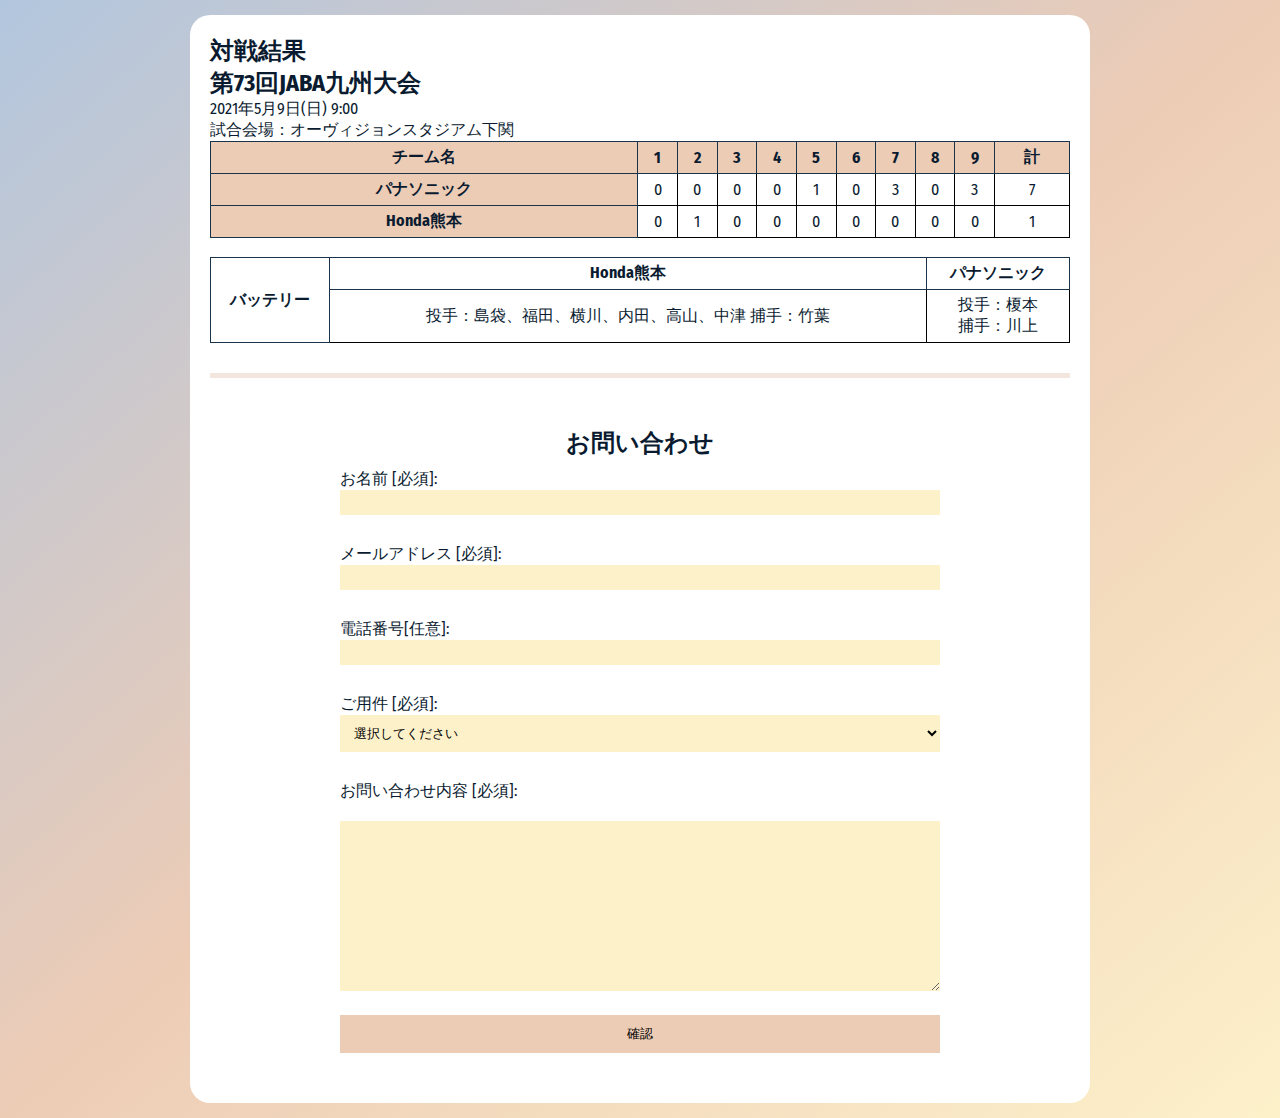
<file: table-form/index.html>
<!DOCTYPE html>
<html lang="en">
<head>
    <meta charset="UTF-8">
    <meta name="viewport" content="width=device-width, initial-scale=1.0">
    <title>Document</title>
    <link rel="stylesheet"
    href="table-from-style.css">
    <style>
        table, th, td {
            border: solid 1px black;
        }
    </style>
</head>
<body id="tb-form">
    <div class="container">
        <div class="tables">
            <div>
                <h2>対戦結果</h2>
                <h2>第73回JABA九州大会</h2>
                <p>
                   2021年5月9日(日) 9:00
                   <br>
                   試合会場：オーヴィジョンスタジアム下関
                </p>
            </div>
            <div class="first-table">
                <div></div>
                <div></div>
                <div></div>
                <table>
                <tbody>
                    <tr>
                        <th>チーム名</th>
                        <th>1</th>
                        <th>2</th>
                        <th>3</th>
                        <th>4</th>
                        <th>5</th>
                        <th>6</th>
                        <th>7</th>
                        <th>8</th>
                        <th>9</th>
                        <th>計</th>
                    </tr>
                    <tr>
                        <th>パナソニック</th>
                        <td>0</td>
                        <td>0</td>
                        <td>0</td>
                        <td>0</td>
                        <td>1</td>
                        <td>0</td>
                        <td>3</td>
                        <td>0</td>
                        <td>3</td>
                        <td>7</td>
                    </tr>
                    <tr>
                        <th>Honda熊本</th>
                        <td>0</td>
                        <td>1</td>
                        <td>0</td>
                        <td>0</td>
                        <td>0</td>
                        <td>0</td>
                        <td>0</td>
                        <td>0</td>
                        <td>0</td>
                        <td>1</td>
                    </tr>
                </tbody>
                </table>
            </div>
            <br>
            <div class="second-table">
                <table>
                    <tr>
                        <th rowspan="2">バッテリー</th>
                        <th colspan="5">Honda熊本</th>
                        <th colspan="5">パナソニック</th>
                    </tr>
                    <tr>
                        <td colspan="5">投手：島袋、福田、横川、内田、高山、中津
                            捕手：竹葉</td>
                        <td colspan="5">投手：榎本<br>
                            捕手：川上</td>
                    </tr>
                </table>
            </div>
        </div>
            <br>
            <div class="form">
                <h2>お問い合わせ</h2>
                <form>
                    <div>
                        <label for="お名前 [必須]">お名前 [必須]:</label>
                        <input type="text" id="お名前 [必須]" name="お名前 [必須]"><br>
                    </div>
                    <div>
                        <label for="メールアドレス [必須]">メールアドレス [必須]:</label>
                        <input type="text" id="メールアドレス [必須]" name="メールアドレス [必須]"><br>
                    </div>
                    <div>
                        <label for="電話番号[任意]">電話番号[任意]:</label>
                        <input type="text" id="電話番号[任意]" name="電話番号[任意]"><br>
                    </div>
                    <div>
                        <label for="ご用件 [必須]">ご用件 [必須]:</label>
                        <select id="選択してください" name="選択してください">
                            <option hidden>選択してください</option>
                            <option value="書籍についてのご質問(個人のお客様)">書籍についてのご質問(個人のお客様)</option>
                            <option value="書籍についてのご質問(取次・書店様)">書籍についてのご質問(取次・書店様)</option>
                            <option value="書籍についてのご質問(メディア関係者様)">書籍についてのご質問(メディア関係者様)</option>
                            <option value="アルバイト・パートに関するお問い合わせ">アルバイト・パートに関するお問い合わせ</option>
                            <option value="仕事のご依頼・お問い合わせ">仕事のご依頼・お問い合わせ</option>
                            <option value="外部スタッフのご希望(フリーの方、制作会社様)">外部スタッフのご希望(フリーの方、制作会社様)</option>
                            <option value="その他のお問合せ">その他のお問合せ</option>
                        </select><br>
                    </div>
                    <div>
                        <label for="お問い合わせ内容 [必須]">お問い合わせ内容 [必須]:</label><br>
                        <textarea name="お問い合わせ内容 [必須]" id="" cols="50" rows="10"></textarea>
                    </div>
                    <button type="submit" >確認</button>
                </form>
            </div>
    </div>
</body>
</html>
</file>
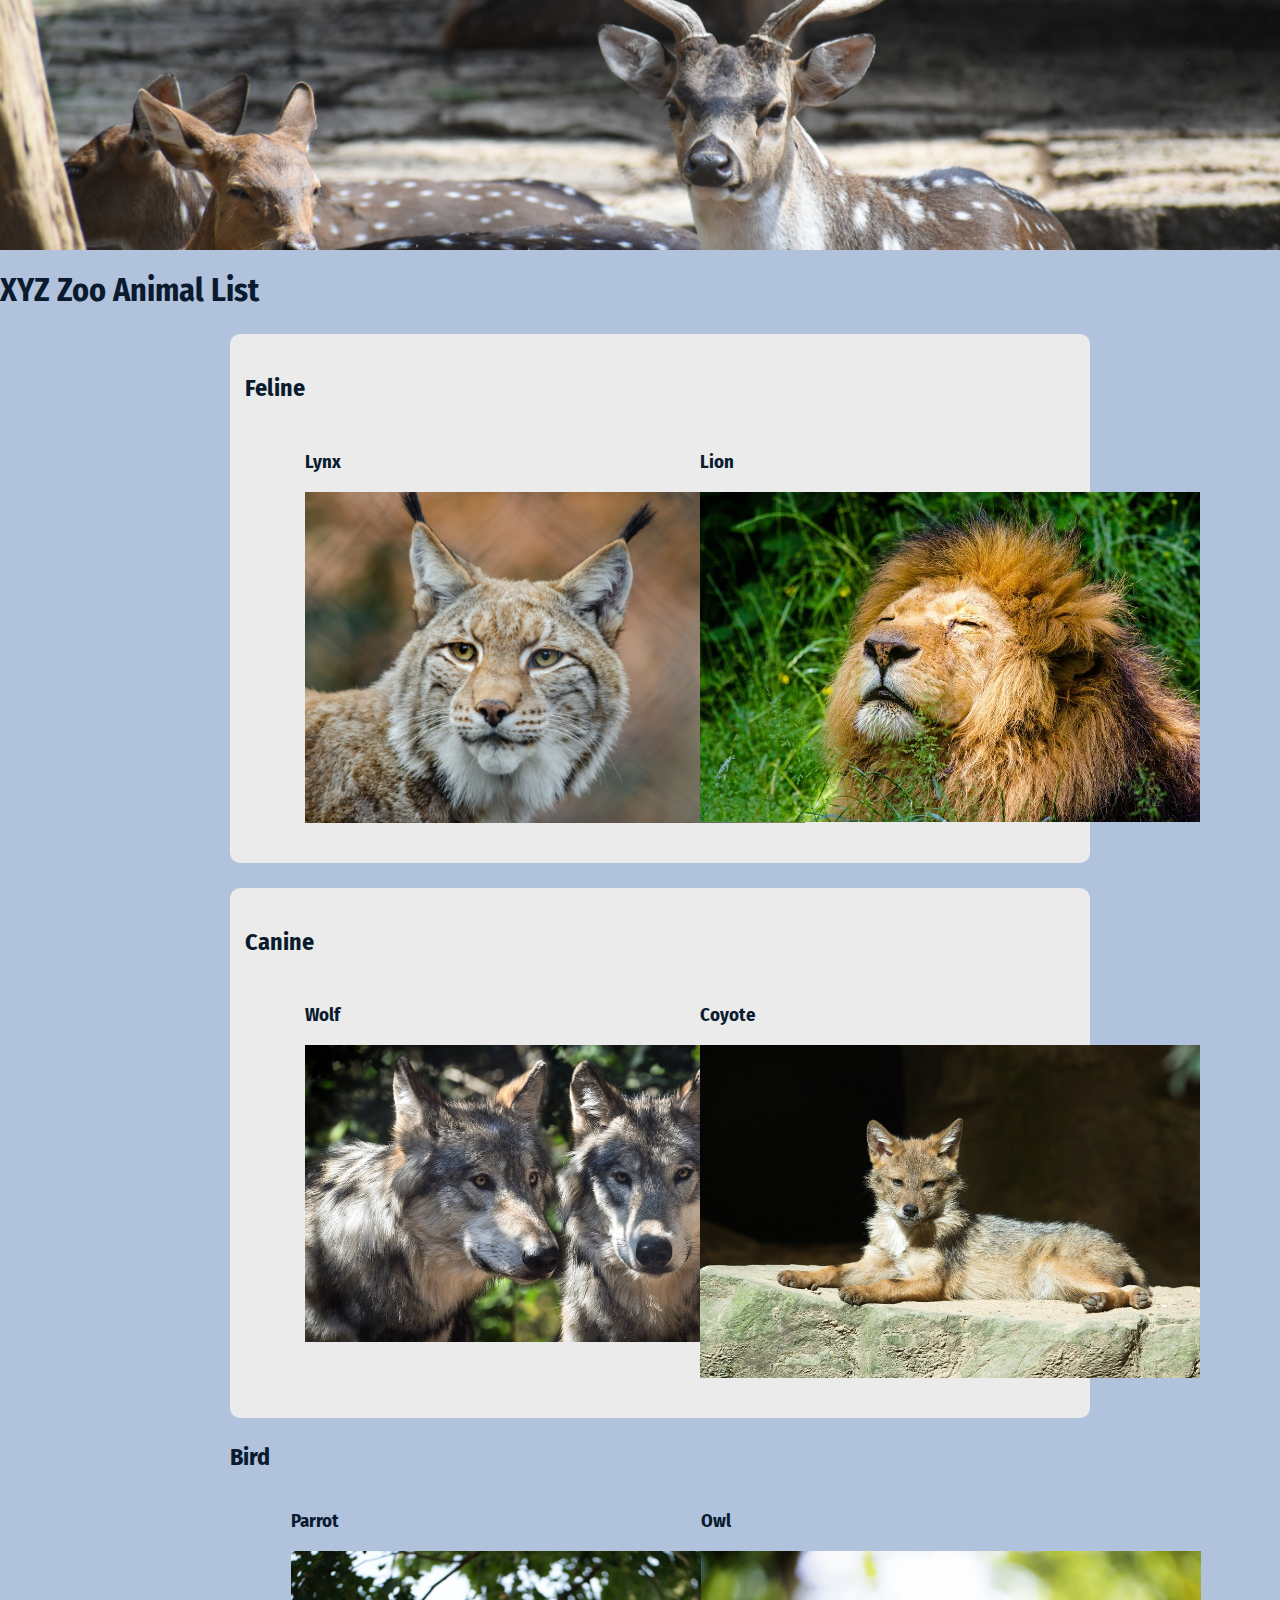
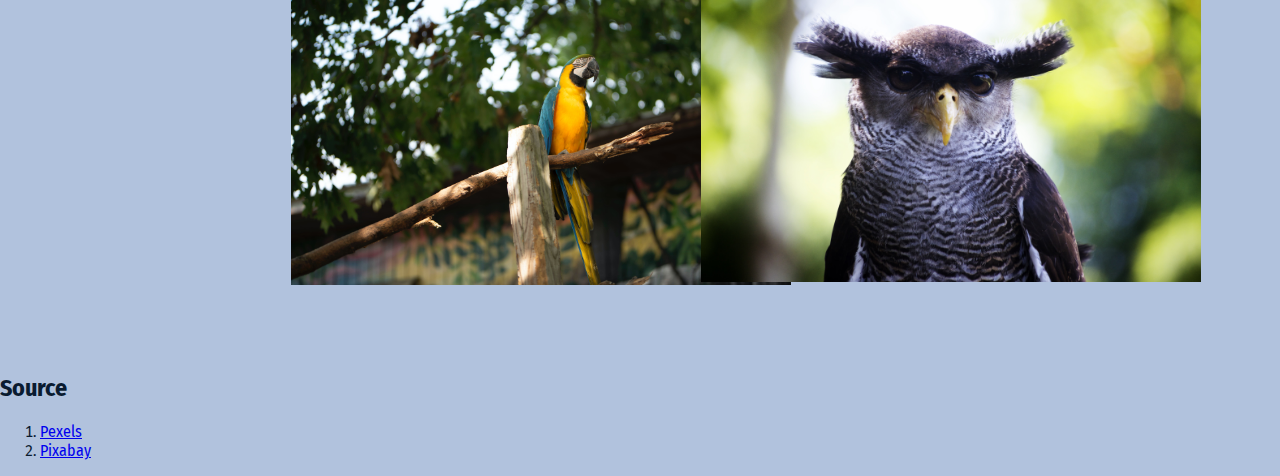
<file: xyz-zoo/index.html>
<!DOCTYPE html>
<html lang="en">
<head>
    <meta charset="UTF-8">
    <meta name="viewport" content="width=device-width, initial-scale=1.0">
    <title>basic coding</title>
    <link rel="stylesheet" href="xyz-zoo-style.css">
</head>
<body id="zoo">
    <div class="top">
      <a href="img/zoo.jpg"></a>
    </div>
    <div>
      <h1>XYZ Zoo Animal List</h1>
    </div>
    <div class="container">
        <ul class="animal-list">
          <li>
            <h2>Feline</h2>
              <ul class="familia-list">
                <li>
                  <div>
                    <h3>Lynx</h3>
                        <a target="_blank" href="img/lynx.jpg">
                            <img src="img/lynx.jpg" width="500" alt="Lynx">
                        </a>
                  </div>
                </li>
              <li>
                <div>
                 <h3>Lion</h3>
                   <a target="_blank" href="img/lion.jpg">
                    <img src="img/lion.jpg" width="500" alt="Lion">
                   </a>
                </div>
              </li>
             </ul>
            </li>   
        <li>
          <h2>Canine</h2>   
            <ul class="familia-list">
              <li>
                <div>
                    <h3>Wolf</h3>
                      <a target="_blank" href="img/wolf.jpg">
                        <img src="img/wolf.jpg" width="500" alt="Wolf">
                      </a>
                </div>
               </li>
            <li>
              <div>
                <h3>Coyote</h3>
                  <a target="_blank" href="img/coyote.jpg">
                    <img src="img/coyote.jpg" width="500" alt="Coyote">
                  </a>
              </div>
            </li>  
          </ul>
        </li> 
          <div>
            <h2>Bird</h2>
              <ul class="familia-list">
                <li>
                  <div>
                    <h3>Parrot</h3>
                      <a target="_blank" href="img/parrot.jpg">
                        <img src="img/parrot.jpg" width="500" alt="Parrot">
                      </a>
                  </div>
                </li>

                
                 <li>
                  <div>
                   <h3>Owl</h3>
                    <a target="_blank" href="img/owl.jpg">
                     <img src="img/owl.jpg" width="500" alt="Owl">
                    </a>
                  </div>
                 </li>
                </ul>
               </div>
              </li>
             </ul>
            </div>
          </ul>
        
    <h2>Source</h2>
            <ol>
                <li>
                    <div>
                        <a href="https://pexels.com">Pexels</a>
                    </div>
                </li>
                <li>
                    <div>
                        <a href="https://pixabay.com">Pixabay</a>
                    </div>
                </li>
            </ol>    
        </body>
    </html>
</file>
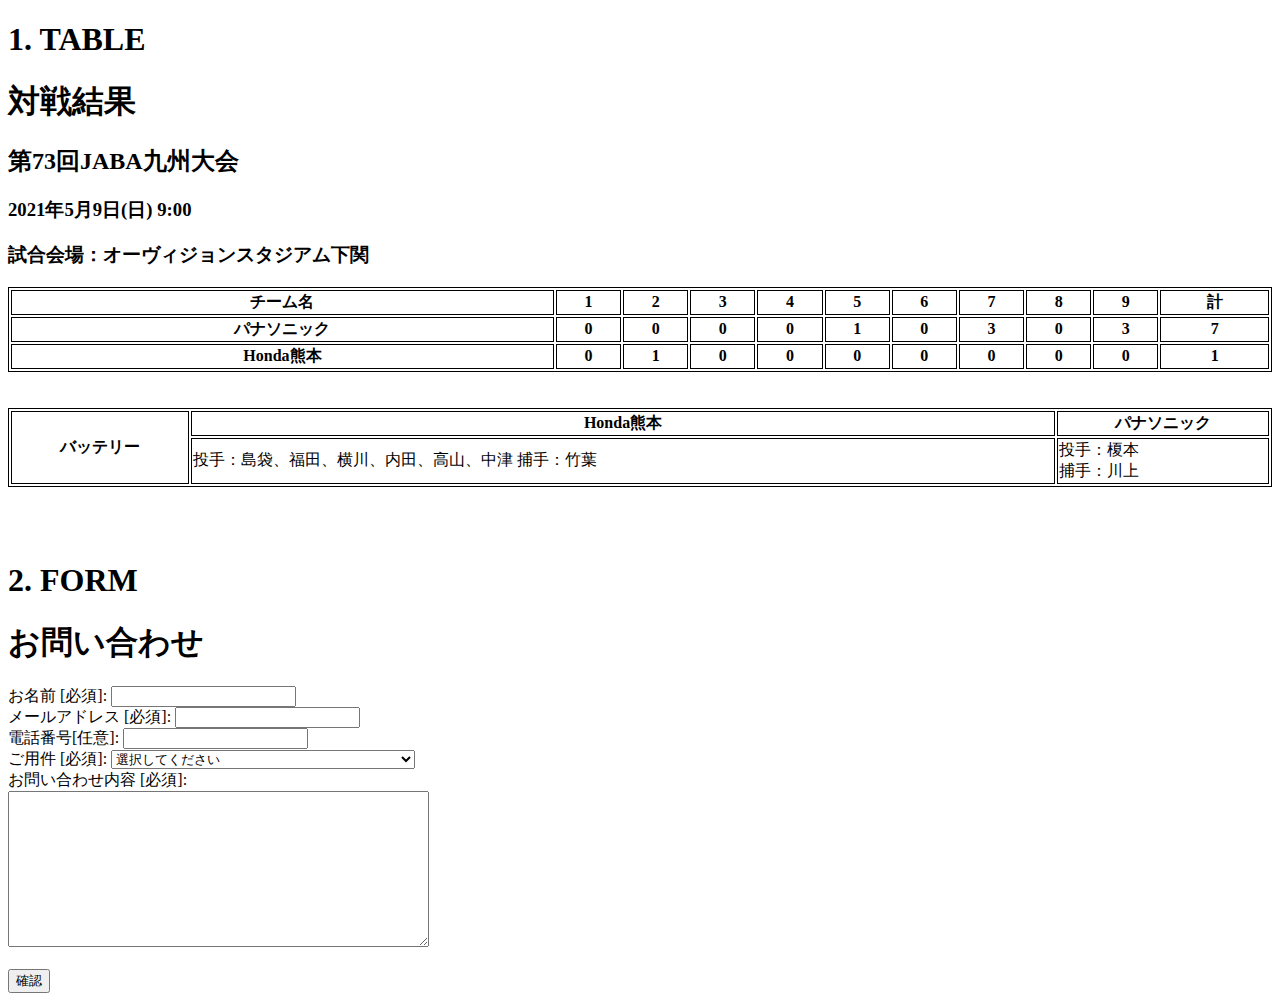
<file: backup/table-form/index.html>
<!DOCTYPE html>
<html lang="en">
<head>
    <meta charset="UTF-8">
    <meta name="viewport" content="width=device-width, initial-scale=1.0">
    <title>Document</title>
    <style>
        table, th, td {
            border: solid 1px black;
        }
    </style>
</head>
<body>
    <h1>1. TABLE</h1>
    <h1>対戦結果</h1>
    <h2>第73回JABA九州大会</h2>
    <h3>2021年5月9日(日) 9:00</h3>
    <h3>試合会場：オーヴィジョンスタジアム下関</h3>

<table style="width:100%">
    <tr>
        <th>チーム名</th>
        <th>1</th>
        <th>2</th>
        <th>3</th>
        <th>4</th>
        <th>5</th>
        <th>6</th>
        <th>7</th>
        <th>8</th>
        <th>9</th>
        <th>計</th>
    </tr>
    <tr>
        <th>パナソニック</th>
        <th>0</th>
        <th>0</th>
        <th>0</th>
        <th>0</th>
        <th>1</th>
        <th>0</th>
        <th>3</th>
        <th>0</th>
        <th>3</th>
        <th>7</th>
    </tr>
    <tr>
        <th>Honda熊本</th>
        <th>0</th>
        <th>1</th>
        <th>0</th>
        <th>0</th>
        <th>0</th>
        <th>0</th>
        <th>0</th>
        <th>0</th>
        <th>0</th>
        <th>1</th>
    </tr>
</table>
<br><br>
<table style="width:100%">
    <tr>
        <th rowspan="2">バッテリー</th>
        <th colspan="5">Honda熊本</th>
        <th colspan="5">パナソニック</th>
    </tr>
    <tr>
        <td colspan="5">投手：島袋、福田、横川、内田、高山、中津
            捕手：竹葉</td>
        <td colspan="5">投手：榎本<br>
            捕手：川上</td>
    </tr>
</table>
<br><br><br>
    <h1>2. FORM</h1>
    <h1>お問い合わせ</h1>

    <form>
        <label for="お名前 [必須]">お名前 [必須]:</label>
        <input type="text" id="お名前 [必須]" name="お名前 [必須]"><br>
        <label for="メールアドレス [必須]">メールアドレス [必須]:</label>
        <input type="text" id="メールアドレス [必須]" name="メールアドレス [必須]"><br>
        <label for="電話番号[任意]">電話番号[任意]:</label>
        <input type="text" id="電話番号[任意]" name="電話番号[任意]"><br>
        <label for="ご用件 [必須]">ご用件 [必須]:</label>
            <select id="選択してください" name="選択してください">
                <option hidden>
                    選択してください
                </option>
                <option value="書籍についてのご質問(個人のお客様)">書籍についてのご質問(個人のお客様)</option>
                <option value="書籍についてのご質問(取次・書店様)">書籍についてのご質問(取次・書店様)</option>
                <option value="書籍についてのご質問(メディア関係者様)">書籍についてのご質問(メディア関係者様)</option>
                <option value="アルバイト・パートに関するお問い合わせ">アルバイト・パートに関するお問い合わせ</option>
                <option value="仕事のご依頼・お問い合わせ">仕事のご依頼・お問い合わせ</option>
                <option value="外部スタッフのご希望(フリーの方、制作会社様)">外部スタッフのご希望(フリーの方、制作会社様)</option>
                <option value="その他のお問合せ">その他のお問合せ</option>
            </select><br>
            <label for="お問い合わせ内容 [必須]">お問い合わせ内容 [必須]:</label><br>
            <textarea name="お問い合わせ内容 [必須]" id="" cols="50" rows="10"></textarea><br><br>
            <input type="submit" value="確認">
    </body>
</html>
</file>
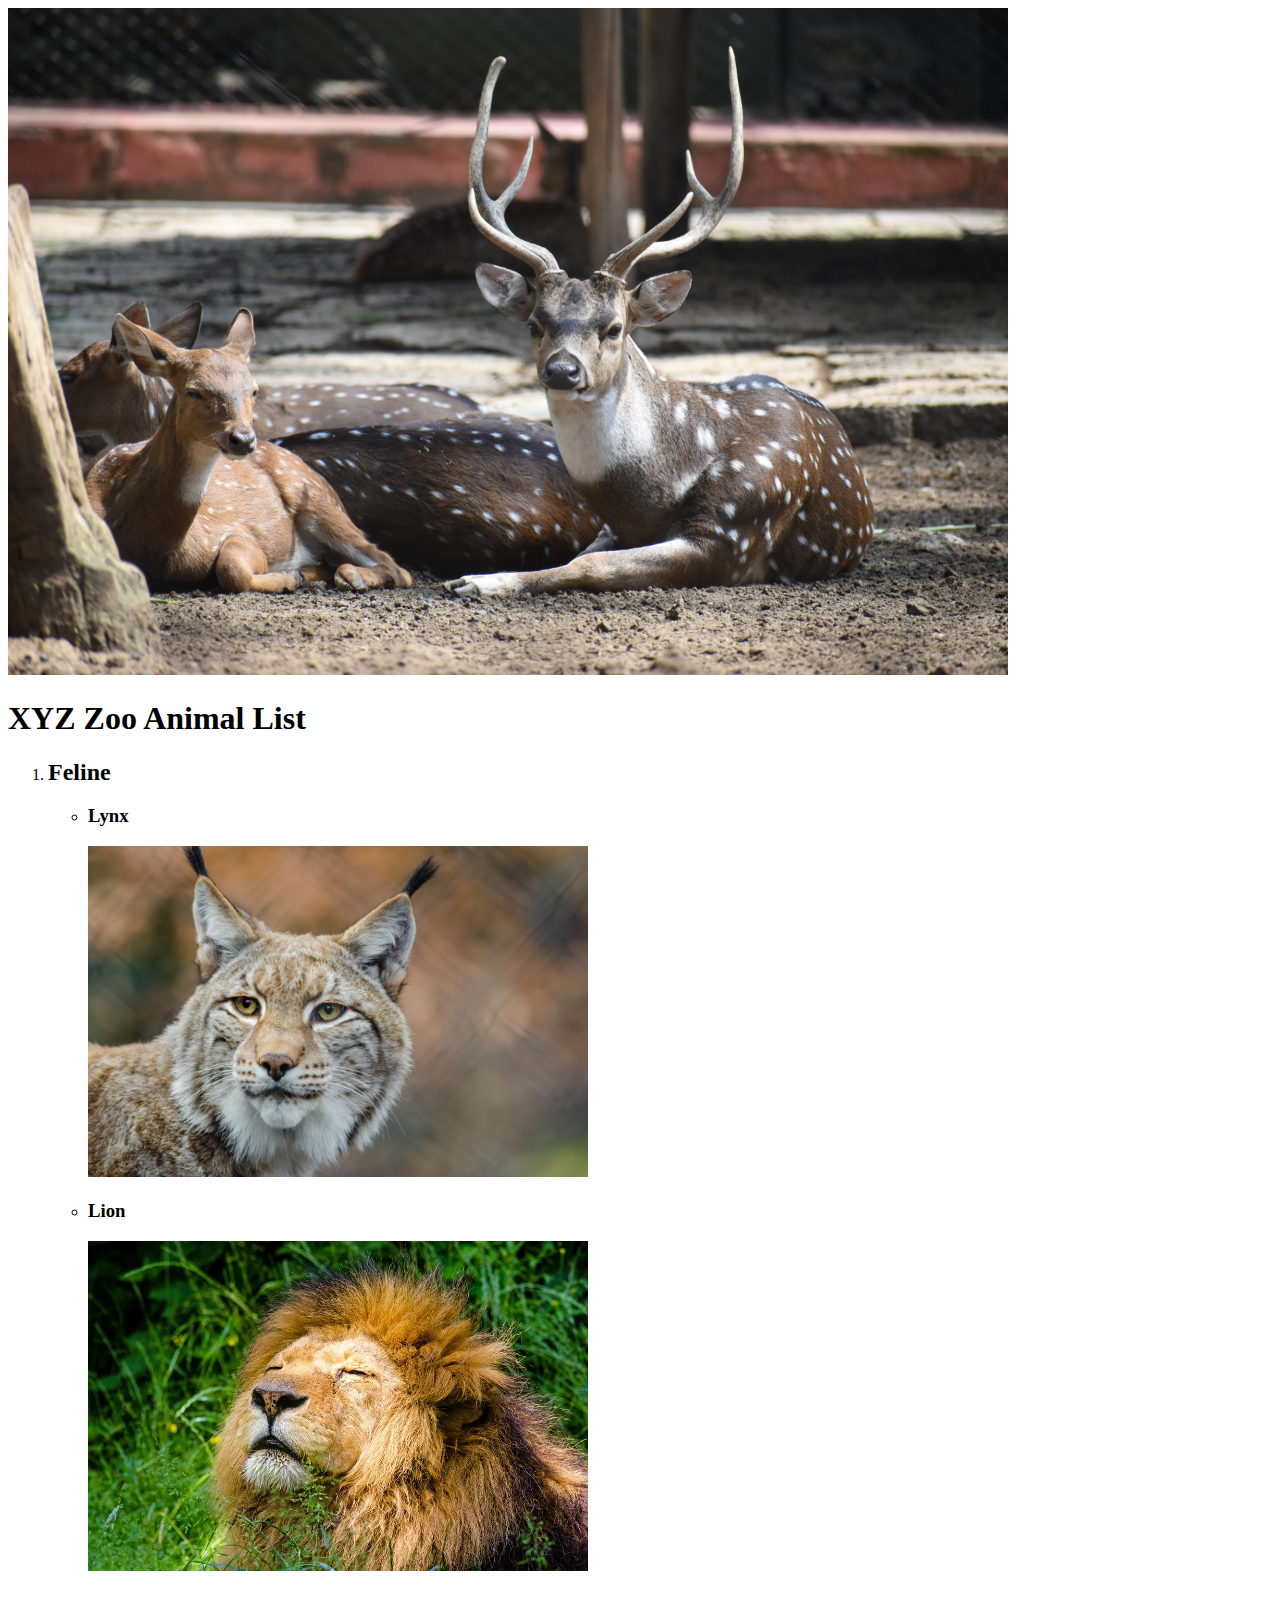
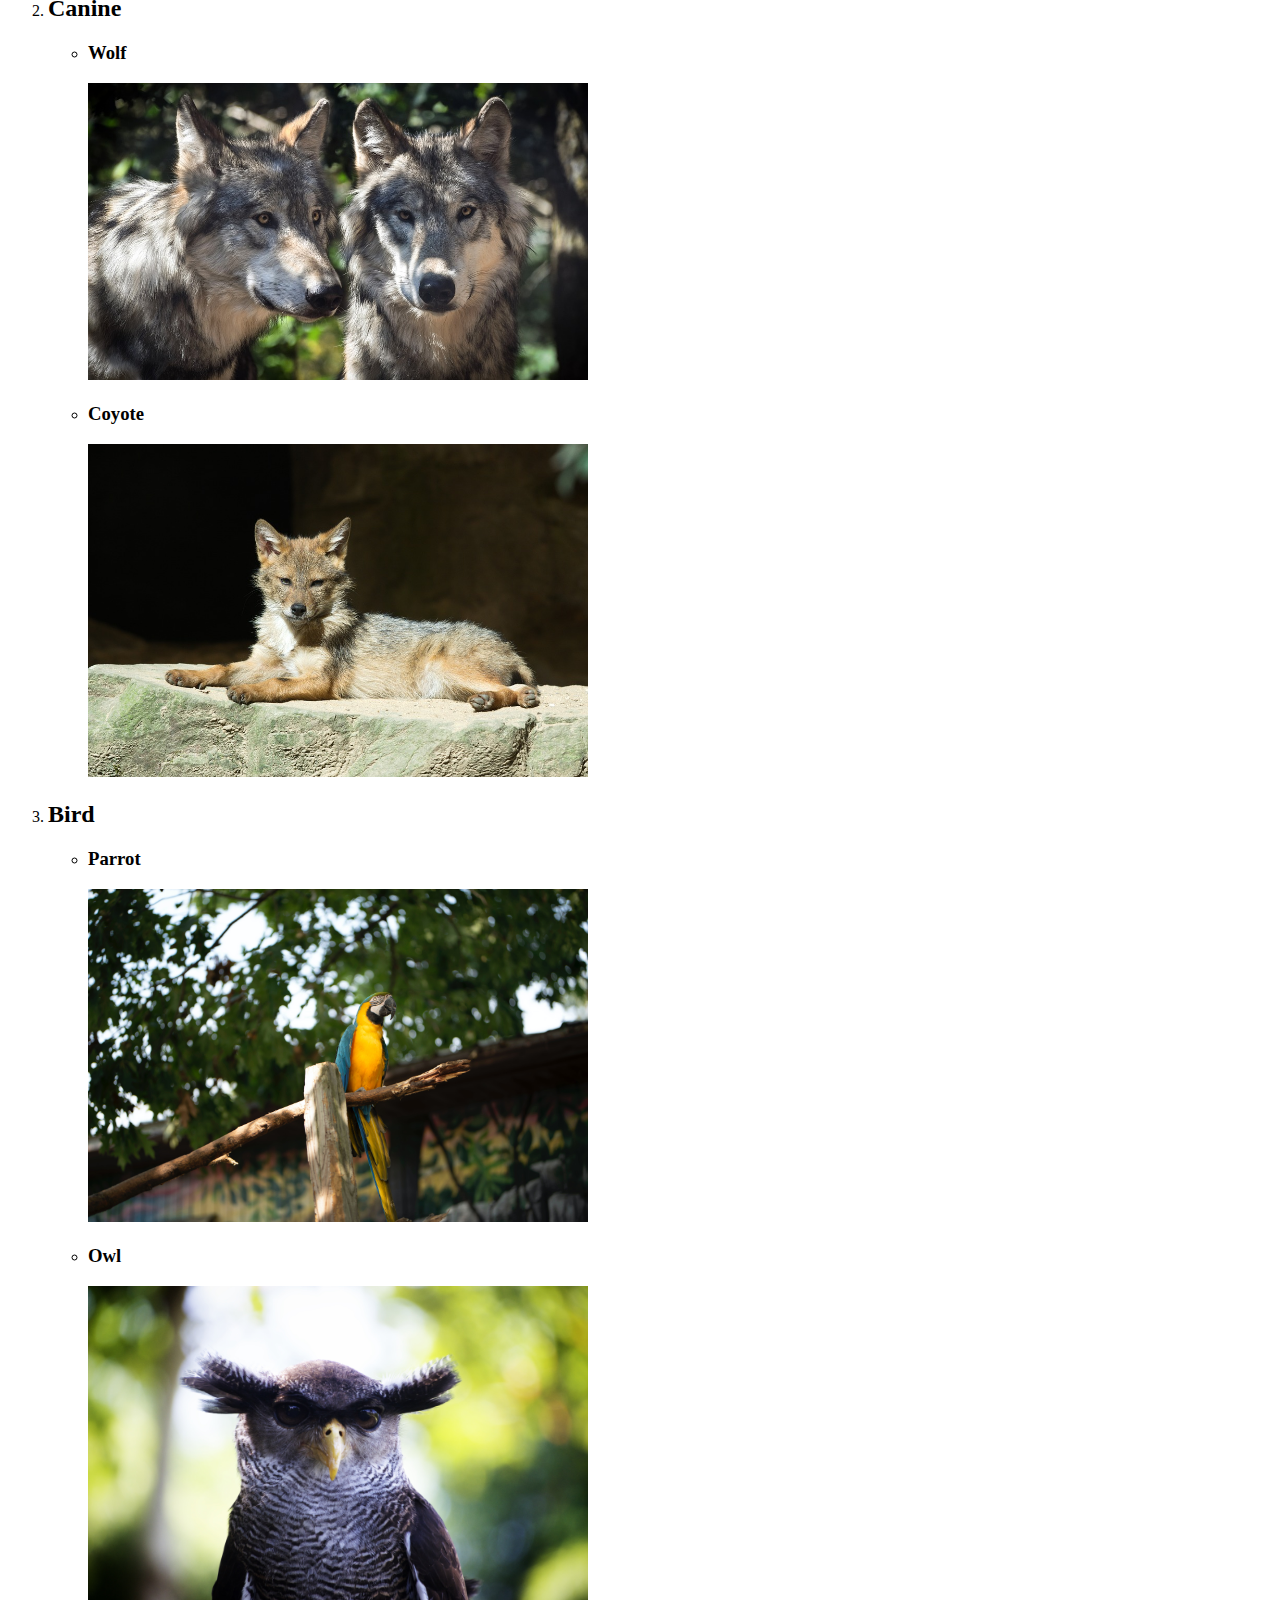
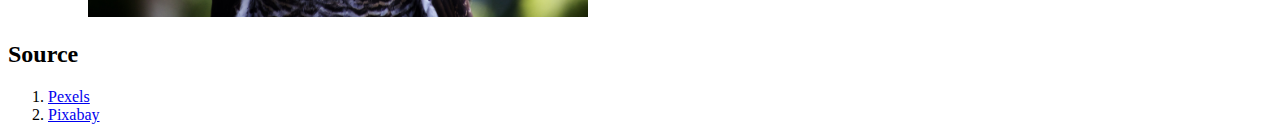
<file: backup/xyz-zoo/index.html>
<!DOCTYPE html>
<html lang="en">
<head>
    <meta charset="UTF-8">
    <meta name="viewport" content="width=device-width, initial-scale=1.0">
    <title>basic coding</title>
</head>
<body>
    <a href="img/zoo.jpg">
        <img src="img/zoo.jpg" alt="" width="1000">
    </a>
    <h1>XYZ Zoo Animal List</h1>
    <ol>
        <li>
            <h2>Feline</h2>
            <ul>
                <li>
                <h3>Lynx</h3>
                <a target="_blank" href="img/lynx.jpg">
                    <img src="img/lynx.jpg" width="500" alt="Lynx"></a>
                </li>
                <li>
                <h3>Lion</h3>
                <a target="_blank" href="img/lion.jpg">
                    <img src="img/lion.jpg" width="500" alt="Lion"></a>
                </li>
            </ul>
        <li>   
            <h2>Canine</h2>   
            <ul>
                <li>
                <h3>Wolf</h3>
                <a target="_blank" href="img/wolf.jpg">
                    <img src="img/wolf.jpg" width="500" alt="Wolf"></a>
                </li>
                <li>
                <h3>Coyote</h3>
                <a target="_blank" href="img/coyote.jpg">
                    <img src="img/coyote.jpg" width="500" alt="Coyote"></a>
                </li>  
            </ul>
        <li> 
            <h2>Bird</h2>
            <ul>
                <li>
                    <h3>Parrot</h3>
                    <a target="_blank" href="img/parrot.jpg">
                    <img src="img/parrot.jpg" width="500" alt="Parrot"></a>
                </li>
                <li>
                    <h3>Owl</h3>
                    <a target="_blank" href="img/owl.jpg">
                    <img src="img/owl.jpg" width="500" alt="Owl"></a>
                </li>
            </ul>
        </li>
    </ol>
    <h2>Source</h2>
            <ol>
                <li>
                    <a href="https://pexels.com">Pexels</a>
                </li>
                <li>
                    <a href="https://pixabay.com">Pixabay</a>
                </li>
            </ol>    
</body>
</html>
</file>
<file: table-form/table-from-style.css>
@import url('https://fonts.googleapis.com/css2?family=Caveat+Brush&family=Fira+Sans+Condensed&family=Gluten&family=Gochi+Hand&family=Rock+Salt&family=Salsa&display=swap');
*   {
    margin: 0;
    padding: 0;
    box-sizing: border-box;
}
body {
    font-family: 'Fira Sans Condensed', sans-serif;
    color: #0a1b30;
    padding: 15px 0;
}
div {
    display: block;
}
#tb-form {
    background-image: linear-gradient(to bottom right,#b2c6de, #edccb6, #fdf1ca); 
    padding: 15px 0;
}
.container {
    background-color: #fff;
    border-radius: 20px;
    padding: 20px;
    width: 100%;
    max-width: 900px;
    margin: 0 auto;
    padding-bottom: 50px;
}
.container{
    width: 100%;
    max-width: 900px;
    margin: 0 auto;
}
.tables {
    border-bottom: solid 5px #f3e6df;
    padding-bottom: 30px;
    margin-bottom: 30px;
}
.tables table {
    width: 100%;
    border: solid 1px #193341;
    border-collapse: collapse;
}
h2 {
    display: block;
    font-size: 1.5em;
    margin-block-start: 0px;
    margin-block-end: 0px;
    margin-inline-start: 0px;
    margin-inline-end: 0px;
}
p {
    display: block;
    margin-block-start: 0px;
    margin-block-end: 0px;
    margin-inline-start: 0px;
    margin-inline-end: 0px;
}
table {
    display: table;
    border-collapse: separate;
    box-sizing: border-box;
    text-indent: initial;
    border-spacing: 2px;
    border-color: gray;
}
table td {
    padding: 5px 0;
    text-align: center;
}
table, th, td {
    border: solid 1px #19334a;
}
.tables table th .tables table td {
    padding: 5px 0;
    text-align: center;
}
.first-table table th{
    background-color: #EDCCB6;
}
tbody {
    display: table-row-group;
    vertical-align: middle;
    border-color: inherit;
}
tr {
    display: table-row;
    vertical-align: inherit;
    border-color: inherit;
}
th {
    display: table-cell;
    vertical-align: inherit;
    font-weight: bold;
}
td {
    display: table-cell;
    vertical-align: inherit;
}
.form h2 {
    text-align: center;
}
form {
    max-width: 600px;
    margin: 0 auto;
    margin-top: 0cm;
    display: block;
}
.form label {
    width: 100%;
    display: block;
    margin-top: 10px;
}
label {
    cursor: default;
}
.tables table th {
    border: solid 1px #19334a;
    padding: 5px 0;
    text-align: center;
}
.form input, .form select {
    width: 100%;
    display: block;
    background-color:#FDF1CA;
    border: none;
    padding: 10px;
}
input[type="text" i]{
    writing-mode: horizontal-tb
    !important;
    padding-block: 5px;
    padding-inline: 2px;
}
input {
    text-rendering: auto;
    letter-spacing: normal;
    word-spacing: normal;
    line-height: normal;
    text-indent: 0px;
    text-shadow: none;
    text-align: start;
    cursor: text;
}
.form textarea {
    width: 100%;
    background-color:#FDF1CA;
    border: none;
    padding: 10px;
}
textarea {
    font-family: monospace;
    text-rendering: auto;
    color: #b2c6de;
    letter-spacing: normal;
    word-spacing: normal;
    line-height: normal;
    text-transform: none;
    text-indent: 0px;
    text-shadow: none;
    display: inline-block;
    text-align: start;
    appearance: auto;
    -webkit-rtl-ordering: logical;
    resize: auto;
    cursor: text;
    white-space-collapse: preserve;
    text-wrap: wrap;
    overflow-wrap: break-word;
    column-count: initial !important;
    writing-mode: horizontal-tb !important;
}
.form button {
    width: 100%;
    background-color: #EDCCB6;
    color: #000000;
    padding: 10px;
    border: none;
    cursor: pointer;
    margin-top: 20px;
}
button {
    appearance: auto;
    text-rendering: auto;
    letter-spacing: normal;
    word-spacing: normal;
    line-height: normal;
    text-transform: none;
    text-indent: 0px;
    text-shadow: none;
    display: inline-block;
    text-align: center;
    padding-block: 1px;
    padding-inline: 6px;
}
</file>
<file: xyz-zoo/xyz-zoo-style.css>
@import url('https://fonts.googleapis.com/css2?family=Caveat+Brush&family=Fira+Sans+Condensed&family=Nerko+One&display=swap');
* {
    margin: 0;
    padding: 0;
    box-sizing: border-box;
}
head {
    display: none;
}
#zoo {
    background:#B1C2DD;
}
body {
    font-family: 'Fira Sans Condensed', sans-serif;
    color: #0a1b30;
    display: block;
}
#zoo .top {
    background: url(../xyz-zoo/img/zoo.jpg) center no-repeat;
    background-size: cover;
    height: 250px;
    position: relative;
    display: flex;
    justify-content: center;
    align-items: center;
}
#zoo .top::after {
    content:'';
    display: block;
    position: absolute;
    top: 0;
    width: 100%;
    height: 100%;
    background: #CCE4EB(56, 43, 35, 0.678);
}
#zoo .top h1 {
    color: #fff;
    z-index: 10;
    font-family: 'Nerko One', cursive;
    font-size: 48px;
}
h1 {
    display: block;
    margin-block-start: 0.67em;
    margin-block-end: 0.67em;
    margin-inline-start: 0px;
    margin-inline-end: 0px;
    font-weight: bold;
}
.container {
    width: 100%;
    max-width: 900px;
    margin: 0 auto;
    padding-bottom: 50px;
}
ul {
    display: block;
    list-style-type: disc;
    margin-block-start: 1em;
    margin-block-end: 1em;
    margin-inline-start: 0px;
    margin-inline-end: 0px;
    padding-inline-start: 40px
}
.animal-list > li {
    background:#EBEBEB;
    border-radius: 10px;
    display: flex;
    flex-wrap: wrap;
    margin: 25px 0;
    padding: 20px 15px;
    width: 100%;
}
.animal-list > li h2 {
    width: 100%;
}
.familia-list {
    margin-top: 10px;
    display: flex;
    flex-wrap: wrap;
    justify-content: space-around;
}

.familia-list li {
    max-width: 45%;
    
}
.source {
    background: #CCE4EB;
    display: flex;
    padding: 15px 0;
    justify-content: center;
}
h2 {
    display: block;
    font-size: 1.5em;
    margin-block-start: 0.83em;
    margin-block-end: 0.83em;
    margin-inline-start: 0px;
    margin-inline-end: 0px;
    font-weight: bold;
}
h3 {
    display: block;
    font-size: 1.17em;
    margin-block-start: 1em;
    margin-block-end: 1em;
    margin-inline-start: 0px;
    margin-inline-end: 0px;
    font-weight: bold;
}
.familia-list li {
    width: 48%;
    list-style: none;
}
a:-webkit-any-link {
    color: -webkit-link;
    cursor: pointer;
    text-decoration: underline;
}
.source ol {
    margin-left: 30px;
    display: flex;
    align-items: center;
}
ol {
    list-style-type: decimal;
    margin-block-start: 1em;
    margin-block-end: 1em;
    margin-inline-start: 0px;
    margin-inline-end: 0px;
    padding-inline-start: 40px;
}
.source ol li {
    margin-right: 40px;
    color: #fff;
}
li {
    display: list-item;
    text-align: -webkit-match-parent;
}
::marker {
    unicode-bidi: isolate;
    font-variant-numeric: tabular-nums;
    text-transform: none;
    text-indent: 0px !important;
    text-align: start !important;
    text-align-last: start !important;
}
:root {
    view-transition-name: root;
}
</file>
